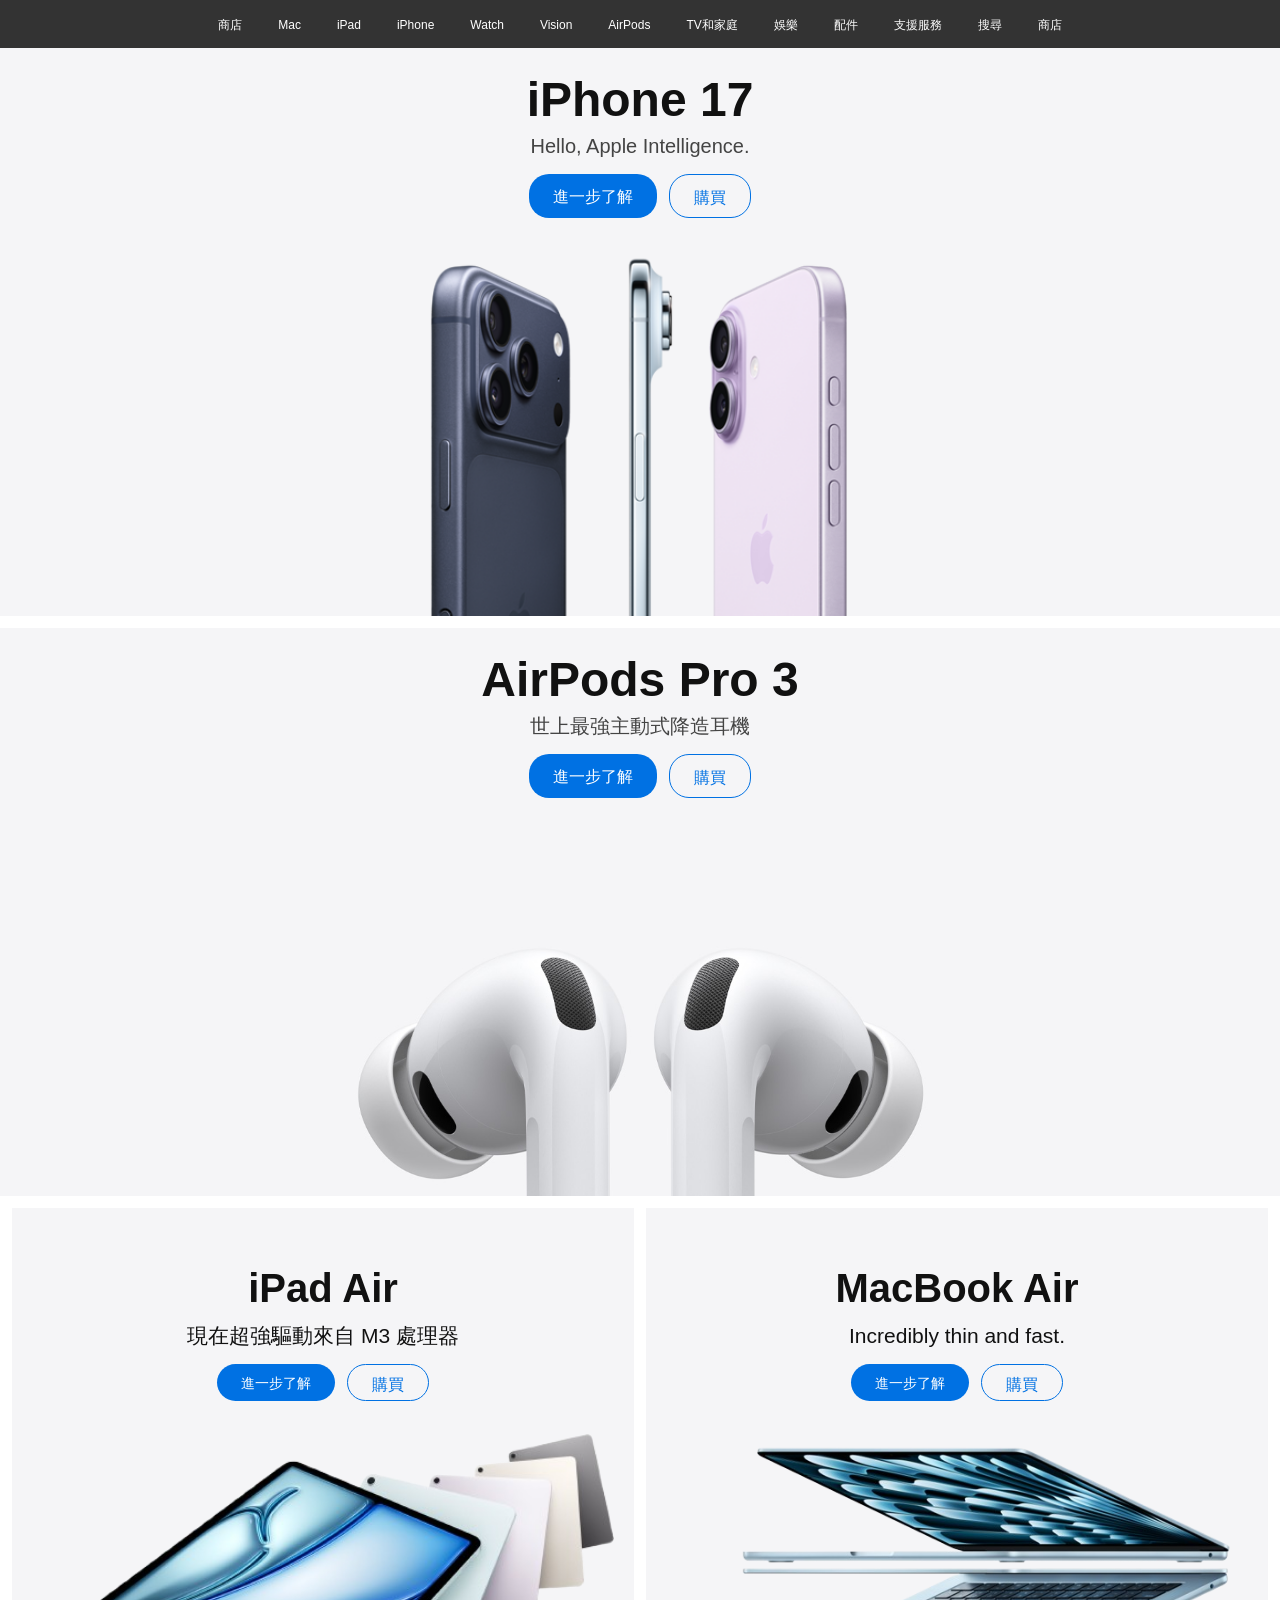
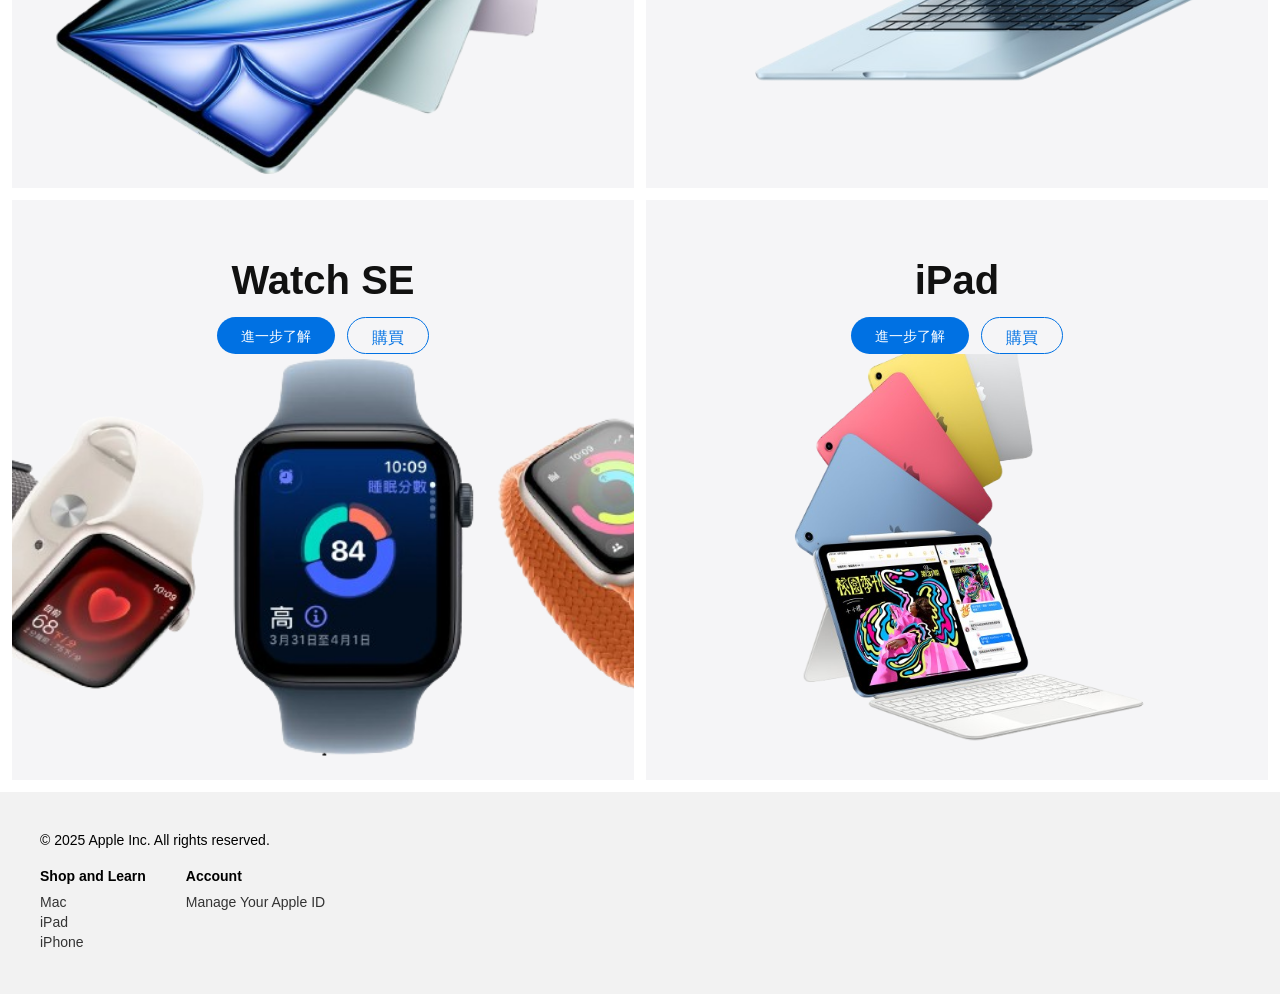
<file: apple(pc)/index.html>
<!DOCTYPE html>
<html lang="en">
  <head>
    <meta charset="UTF-8" />
    <meta name="viewport" content="width=device-width, initial-scale=1.0" />
    <title>Apple</title>
    <link rel="stylesheet" href="./css/normalize.css" />
    <link rel="stylesheet" href="./css/style.css" />
  </head>
  <body>
    <div class="wrapper">
      <header class="heder">
        <div class="navbar">
          <!-- <div class="container"> -->
          <ul class="nav">
            <li class="nav-item logo">
              <!-- <a href="#!" class="nav-link">Apple</a> -->
            </li>
            <li class="nav-item"><a href="#!" class="nav-link">商店</a></li>
            <li class="nav-item"><a href="#!" class="nav-link">Mac</a></li>
            <li class="nav-item"><a href="#!" class="nav-link">iPad</a></li>
            <li class="nav-item"><a href="#!" class="nav-link">iPhone</a></li>
            <li class="nav-item"><a href="#!" class="nav-link">Watch</a></li>
            <li class="nav-item"><a href="#!" class="nav-link">Vision</a></li>
            <li class="nav-item">
              <a href="#!" class="nav-link">AirPods</a>
            </li>
            <li class="nav-item">
              <a href="#!" class="nav-link">TV和家庭</a>
            </li>
            <li class="nav-item"><a href="#!" class="nav-link">娛樂</a></li>
            <li class="nav-item"><a href="#!" class="nav-link">配件</a></li>
            <li class="nav-item">
              <a href="#!" class="nav-link">支援服務</a>
            </li>
            <li class="nav-item"><a href="#!" class="nav-link">搜尋</a></li>
            <li class="nav-item"><a href="#!" class="nav-link">商店</a></li>
          </ul>
          <!-- </div> -->
          <!-- 漢堡按鈕（小螢幕顯示） -->
          <button
            class="hamburger"
            id="hamburger"
            aria-label="Open menu"
            aria-expanded="false"
          >
            <span class="bar"></span>
            <span class="bar"></span>
            <span class="bar"></span>
          </button>
        </div>
      </header>
      <!-- 行動選單容器（會由 JS clone .nav 裡的內容） -->
      <div class="mobile-menu" id="mobileMenu" aria-hidden="true"></div>
      <section class="hero hero-iphone">
        <div class="hero-image">
          <div class="content">
            <h1>iPhone 17</h1>
            <h2>Hello, Apple Intelligence.</h2>
            <div class="cta">
              <a class="btn-a" href="#">進一步了解</a>
              <a class="btn-b" href="#">購買</a>
            </div>
          </div>
          <div
            class="content-image responsive-bg"
            style="background-image: url(./image/iphone.png)"
          ></div>
          <!-- <div class="placeholder">100% × 580px</div> -->
        </div>
      </section>

      <section class="hero hero-airpods">
        <div class="hero-image">
          <div class="content">
            <h1>AirPods Pro 3</h1>
            <h2>世上最強主動式降造耳機</h2>
            <div class="cta">
              <a class="btn-a" href="#">進一步了解</a>
              <a class="btn-b" href="#">購買</a>
            </div>
          </div>
          <div
            class="content-image responsive-bg"
            style="background-image: url(./image/airpods\ pro\ 3.jpg)"
          ></div>
        </div>
      </section>

      <section class="grid">
        <div class="grid-image">
          <div class="content">
            <div class="grid-item">
              <h3>iPad Air</h3>
              <p>現在超強驅動來自 M3 處理器</p>
            </div>
            <div class="cta">
              <a class="btn-a" href="#">進一步了解</a>
              <a class="btn-b" href="#">購買</a>
            </div>
          </div>
          <div
            class="content-image responsive-bg"
            style="
              background-image: url(./image/ipad_air4.png);
              width: 100%;
              height: 70%;
            "
          ></div>
        </div>

        <div class="grid-image">
          <div class="content">
            <div class="grid-item">
              <h3>MacBook Air</h3>
              <p>Incredibly thin and fast.</p>
            </div>
            <div class="cta">
              <a class="btn-a" href="#">進一步了解</a>
              <a class="btn-b" href="#">購買</a>
            </div>
          </div>
          <div
            class="content-image responsive-bg"
            style="
              background-image: url(./image/mac_book_air.png);
              height: 100%;
            "
          ></div>
        </div>

        <div class="grid-image">
          <div class="content">
            <div class="grid-item">
              <h3>Watch SE</h3>
            </div>
            <div class="cta">
              <a class="btn-a" href="#">進一步了解</a>
              <a class="btn-b" href="#">購買</a>
            </div>
          </div>
          <div
            class="content-image responsive-bg"
            style="background-image: url(./image/watch_se.png); height: 100%"
          ></div>
        </div>
        <div class="grid-image">
          <div class="content">
            <div class="grid-item">
              <h3>iPad</h3>
            </div>
            <div class="cta">
              <a class="btn-a" href="#">進一步了解</a>
              <a class="btn-b" href="#">購買</a>
            </div>
          </div>
          <div
            class="content-image responsive-bg"
            style="background-image: url(./image/ipad.png); height: 100%"
          ></div>
        </div>
      </section>

      <footer class="footer">
        <div class="footer-text">
          <p>© 2025 Apple Inc. All rights reserved.</p>
        </div>
        <div class="footer-links">
          <div class="col">
            <h4>Shop and Learn</h4>
            <a href="#">Mac</a>
            <a href="#">iPad</a>
            <a href="#">iPhone</a>
          </div>
          <div class="col">
            <h4>Account</h4>
            <a href="#">Manage Your Apple ID</a>
          </div>
        </div>
      </footer>
    </div>
    <script>
      // clone desktop nav into mobile menu and handle toggle
      (function () {
        var nav = document.querySelector(".nav");
        var mobileMenu = document.getElementById("mobileMenu");
        var hamburger = document.getElementById("hamburger");

        if (!nav || !mobileMenu || !hamburger) return;

        // create a mobile list copying the desktop nav items
        var ul = document.createElement("ul");
        ul.className = "nav-mobile";
        ul.innerHTML = nav.innerHTML;
        mobileMenu.appendChild(ul);

        function openMenu() {
          mobileMenu.classList.add("open");
          mobileMenu.setAttribute("aria-hidden", "false");
          hamburger.setAttribute("aria-expanded", "true");
          document.body.style.overflow = "hidden";
        }
        function closeMenu() {
          mobileMenu.classList.remove("open");
          mobileMenu.setAttribute("aria-hidden", "true");
          hamburger.setAttribute("aria-expanded", "false");
          document.body.style.overflow = "";
        }

        hamburger.addEventListener("click", function () {
          if (mobileMenu.classList.contains("open")) closeMenu();
          else openMenu();
        });

        // close when a link inside mobile menu is clicked
        mobileMenu.addEventListener("click", function (e) {
          if (e.target.tagName.toLowerCase() === "a") closeMenu();
        });

        // close on escape
        document.addEventListener("keydown", function (e) {
          if (e.key === "Escape" && mobileMenu.classList.contains("open"))
            closeMenu();
        });
      })();
    </script>
  </body>
</html>
</file>
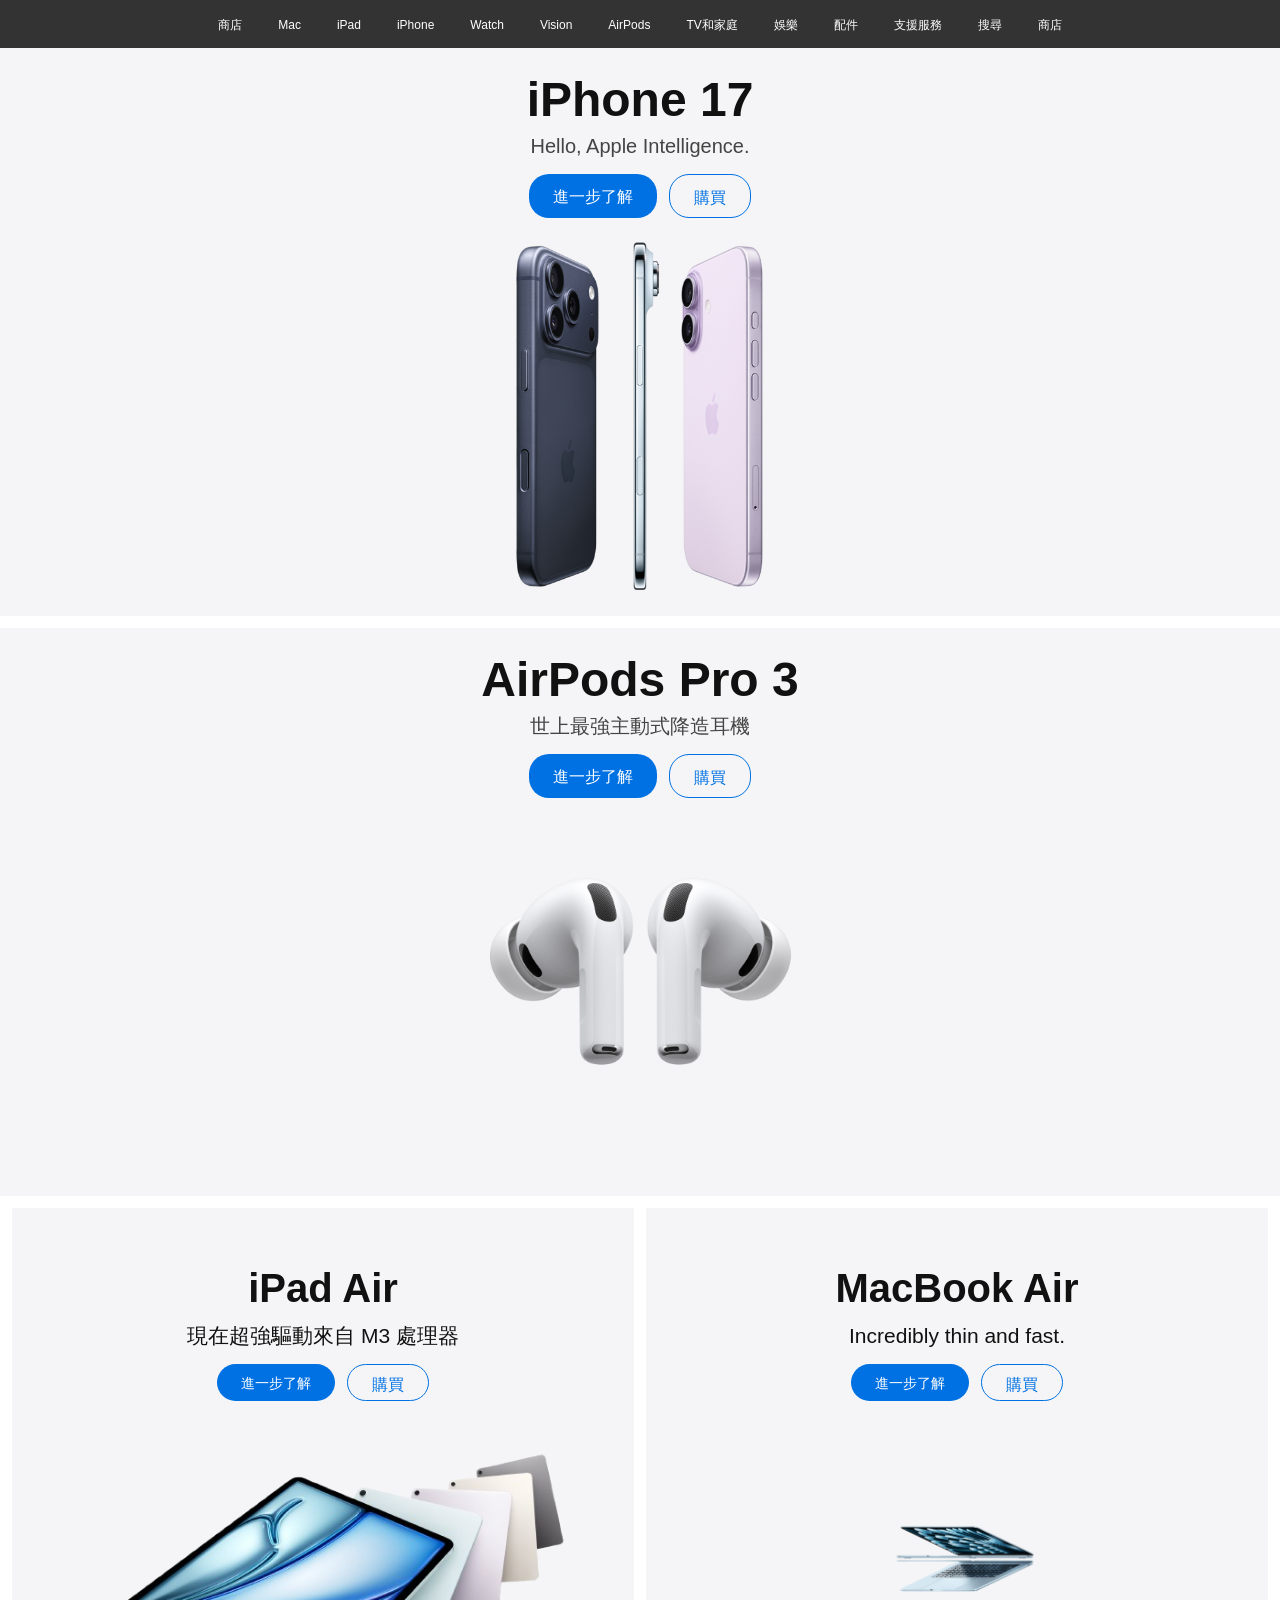
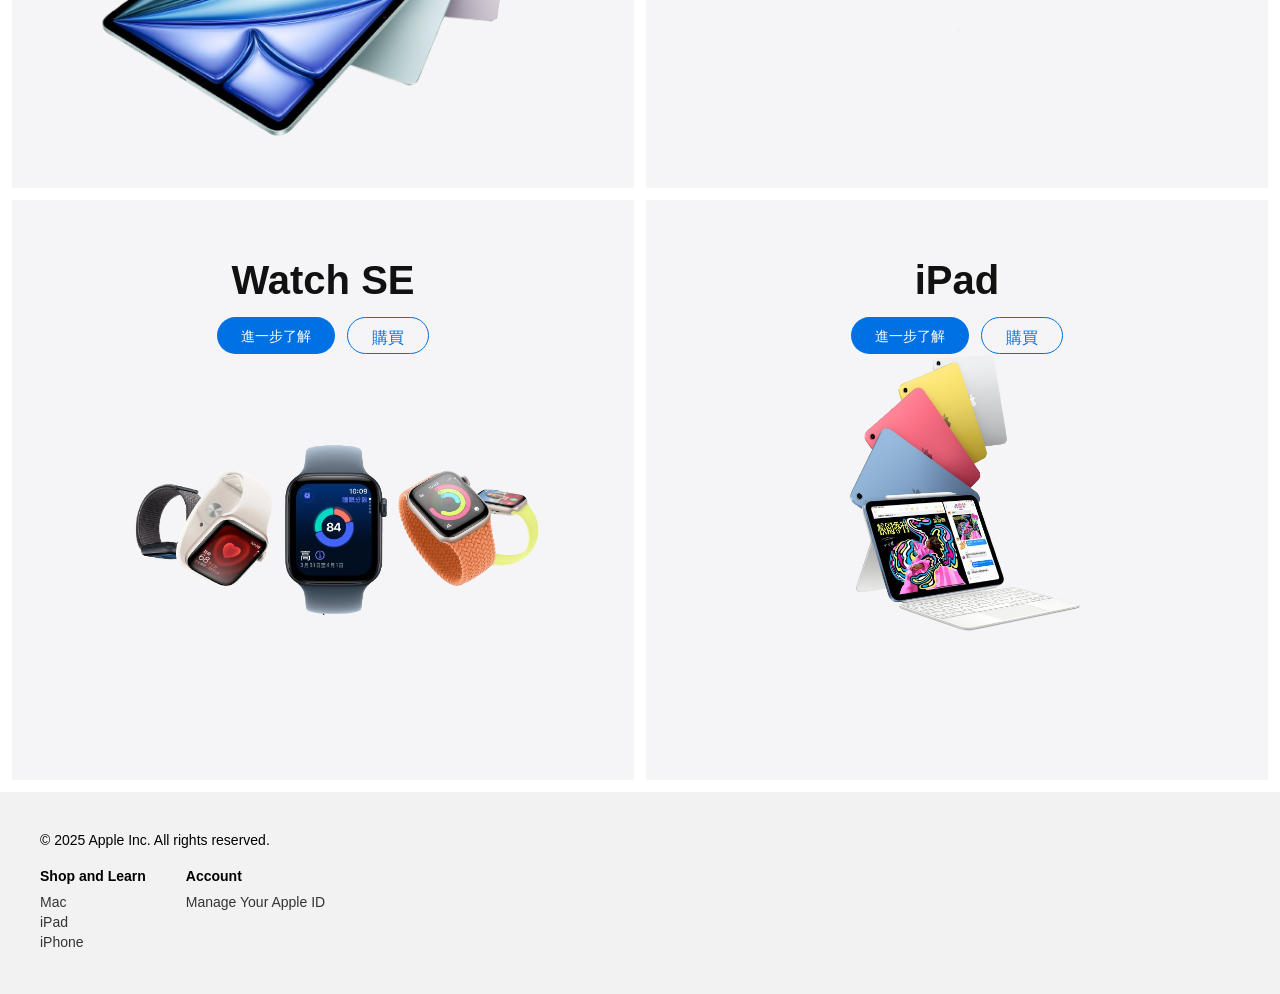
<file: src/index.html>
<!DOCTYPE html>
<html lang="en">
  <head>
    <meta charset="UTF-8" />
    <meta name="viewport" content="width=device-width, initial-scale=1.0" />
    <title>Apple</title>
    <link rel="stylesheet" href="./css/normalize.css" />
    <link rel="stylesheet" href="./css/style.css" />
  </head>
  <body>
    <div class="wrapper">
      <header class="heder">
        <div class="navbar">
          <!-- <div class="container"> -->
          <ul class="nav">
            <li class="nav-item logo">
              <!-- <a href="#!" class="nav-link">Apple</a> -->
            </li>
            <li class="nav-item"><a href="#!" class="nav-link">商店</a></li>
            <li class="nav-item"><a href="#!" class="nav-link">Mac</a></li>
            <li class="nav-item"><a href="#!" class="nav-link">iPad</a></li>
            <li class="nav-item"><a href="#!" class="nav-link">iPhone</a></li>
            <li class="nav-item"><a href="#!" class="nav-link">Watch</a></li>
            <li class="nav-item"><a href="#!" class="nav-link">Vision</a></li>
            <li class="nav-item">
              <a href="#!" class="nav-link">AirPods</a>
            </li>
            <li class="nav-item">
              <a href="#!" class="nav-link">TV和家庭</a>
            </li>
            <li class="nav-item"><a href="#!" class="nav-link">娛樂</a></li>
            <li class="nav-item"><a href="#!" class="nav-link">配件</a></li>
            <li class="nav-item">
              <a href="#!" class="nav-link">支援服務</a>
            </li>
            <li class="nav-item"><a href="#!" class="nav-link">搜尋</a></li>
            <li class="nav-item"><a href="#!" class="nav-link">商店</a></li>
          </ul>
          <!-- </div> -->
          <!-- 漢堡按鈕（小螢幕顯示） -->
          <button
            class="hamburger"
            id="hamburger"
            aria-label="Open menu"
            aria-expanded="false"
          >
            <span class="bar"></span>
            <span class="bar"></span>
            <span class="bar"></span>
          </button>
        </div>
      </header>
      <!-- 行動選單容器（會由 JS clone .nav 裡的內容） -->
      <div class="mobile-menu" id="mobileMenu" aria-hidden="true"></div>
      <section class="hero hero-iphone">
        <div class="hero-image">
          <div class="content">
            <h1>iPhone 17</h1>
            <h2>Hello, Apple Intelligence.</h2>
            <div class="cta">
              <a class="btn-a" href="#">進一步了解</a>
              <a class="btn-b" href="#">購買</a>
            </div>
          </div>
          <div
            class="content-image responsive-bg"
            style="background-image: url(../asset/image/iphone.png)"
          ></div>
          <!-- <div class="placeholder">100% × 580px</div> -->
        </div>
      </section>

      <section class="hero hero-airpods">
        <div class="hero-image">
          <div class="content">
            <h1>AirPods Pro 3</h1>
            <h2>世上最強主動式降造耳機</h2>
            <div class="cta">
              <a class="btn-a" href="#">進一步了解</a>
              <a class="btn-b" href="#">購買</a>
            </div>
          </div>
          <div
            class="content-image responsive-bg"
            style='background-image: url("../asset/image/airpods pro 3.jpg")'
          ></div>
        </div>
      </section>

      <section class="grid">
        <div class="grid-image">
          <div class="content">
            <div class="grid-item">
              <h3>iPad Air</h3>
              <p>現在超強驅動來自 M3 處理器</p>
            </div>
            <div class="cta">
              <a class="btn-a" href="#">進一步了解</a>
              <a class="btn-b" href="#">購買</a>
            </div>
          </div>
          <div
            class="content-image responsive-bg"
            style="background-image: url(../asset/image/ipad_air4.png)"
          ></div>
        </div>

        <div class="grid-image">
          <div class="content">
            <div class="grid-item">
              <h3>MacBook Air</h3>
              <p>Incredibly thin and fast.</p>
            </div>
            <div class="cta">
              <a class="btn-a" href="#">進一步了解</a>
              <a class="btn-b" href="#">購買</a>
            </div>
          </div>
          <div
            class="content-image responsive-bg"
            style="background-image: url(../asset/image/mac_book_air.png)"
          ></div>
        </div>

        <div class="grid-image">
          <div class="content">
            <div class="grid-item">
              <h3>Watch SE</h3>
            </div>
            <div class="cta">
              <a class="btn-a" href="#">進一步了解</a>
              <a class="btn-b" href="#">購買</a>
            </div>
          </div>
          <div
            class="content-image responsive-bg"
            style="background-image: url(../asset/image/watch_se.png)"
          ></div>
        </div>
        <div class="grid-image">
          <div class="content">
            <div class="grid-item">
              <h3>iPad</h3>
            </div>
            <div class="cta">
              <a class="btn-a" href="#">進一步了解</a>
              <a class="btn-b" href="#">購買</a>
            </div>
          </div>
          <div
            class="content-image responsive-bg"
            style="background-image: url(../asset/image/ipad.png)"
          ></div>
        </div>
      </section>

      <footer class="footer">
        <div class="footer-text">
          <p>© 2025 Apple Inc. All rights reserved.</p>
        </div>
        <div class="footer-links">
          <div class="col">
            <h4>Shop and Learn</h4>
            <a href="#">Mac</a>
            <a href="#">iPad</a>
            <a href="#">iPhone</a>
          </div>
          <div class="col">
            <h4>Account</h4>
            <a href="#">Manage Your Apple ID</a>
          </div>
        </div>
      </footer>
    </div>
    <script>
      // clone desktop nav into mobile menu and handle toggle
      (function () {
        var nav = document.querySelector(".nav");
        var mobileMenu = document.getElementById("mobileMenu");
        var hamburger = document.getElementById("hamburger");

        if (!nav || !mobileMenu || !hamburger) return;

        // create a mobile list copying the desktop nav items
        var ul = document.createElement("ul");
        ul.className = "nav-mobile";
        ul.innerHTML = nav.innerHTML;
        mobileMenu.appendChild(ul);

        function openMenu() {
          mobileMenu.classList.add("open");
          mobileMenu.setAttribute("aria-hidden", "false");
          hamburger.setAttribute("aria-expanded", "true");
          document.body.style.overflow = "hidden";
        }
        function closeMenu() {
          mobileMenu.classList.remove("open");
          mobileMenu.setAttribute("aria-hidden", "true");
          hamburger.setAttribute("aria-expanded", "false");
          document.body.style.overflow = "";
        }

        hamburger.addEventListener("click", function () {
          if (mobileMenu.classList.contains("open")) closeMenu();
          else openMenu();
        });

        // close when a link inside mobile menu is clicked
        mobileMenu.addEventListener("click", function (e) {
          if (e.target.tagName.toLowerCase() === "a") closeMenu();
        });

        // close on escape
        document.addEventListener("keydown", function (e) {
          if (e.key === "Escape" && mobileMenu.classList.contains("open"))
            closeMenu();
        });
      })();
    </script>
  </body>
</html>
</file>
<file: apple(pc)/css/style.css>
@charset "UTF-8";
/*
*page name: style.css
*copeyright: Copyright (C) 2025  ning
*author: ning
*licensed: MIT
*/
/*----------------------*\
content
\*----------------------*/
/**
*content-------you are reading it
*global-------set common styles
*layout-------set grid styles
*component---set component styles
*/

/*----------------------*\
global
\*----------------------*/
* {
  box-sizing: border-box;
  position: relative;
}
html,
body {
  font-family: "微軟正黑體", arial;
}
h1,
h2,
h3,
h4,
h5,
h6,
p,
ul,
li {
  margin: 0;
  padding: 0;
}
ul,
li {
  list-style: none;
}
a {
  text-decoration: none;
  color: #333;
}
/*----------------------*\
layout
\*----------------------*/
.container {
  width: 1200px;
  margin: 0 auto;
  padding-left: 16px;
  padding-right: 16px;
  border: 1px solid #333;
}
.row {
  border: 1px solid blue;
  margin: 0 -16px;
  display: flex;
  justify-content: center;
}

.col-1-2,
.col-1-3,
.col-1-4 {
  border: 1px solid red;
  float: left;
  /* height: 300px; */
  padding-left: 16px;
  padding-right: 16px;
}
.col-1-2 {
  width: 50%;
}
.col-1-3 {
  width: 33.333333%;
}
.col-1-4 {
  width: 25%;
}

.wrapper {
  padding-top: 48px;
}

/* NAVBAR */
.navbar {
  width: 100%;
  height: 48px;
  background: rgba(0, 0, 0, 0.8);
  color: white;
  display: flex;
  align-items: center;
  justify-content: space-between;
  padding: 0 40px;
  position: fixed;
  top: 0;

  z-index: 1000;
}

.nav {
  color: white;
  align-items: center;
  justify-content: center; /* 將選項置中（桌面） */
  gap: 12px;
  width: 100%;
  display: flex;
  position: relative; /* 讓 logo 可以絕對定位到左側 */
}

.nav .logo {
  position: absolute;
  left: 40px; /* 與 .navbar padding 保持一致 */
  top: 50%;
  transform: translateY(-50%);
}

/* 漢堡按鈕 */
.hamburger {
  display: none; /* 只在小螢幕顯示 */
  background: transparent;
  border: none;
  color: white;
  cursor: pointer;
  width: 40px;
  height: 40px;
  align-items: center;
  justify-content: center;
}
.hamburger .bar {
  display: block;
  width: 22px;
  height: 2px;
  background: #fff;
  margin: 3px 0;
}

/* 行動選單（漢堡打開時顯示） */
.mobile-menu {
  display: none;
  position: fixed;
  top: 48px; /* 在 navbar 下面 */
  left: 0;
  right: 0;
  bottom: 0;
  background: rgba(0, 0, 0, 0.95);
  color: #fff;
  z-index: 2000;
  padding: 24px;
  overflow-y: auto;
  -webkit-overflow-scrolling: touch;
  flex-direction: column;
  align-items: center;
  gap: 12px;
}
.mobile-menu.open {
  display: flex;
}
.mobile-menu .nav-mobile {
  list-style: none;
  padding: 0;
  margin: 0;
  width: 100%;
  max-width: 420px;
}
.mobile-menu .nav-mobile li {
  border-bottom: 1px solid rgba(255, 255, 255, 0.06);
}
.mobile-menu .nav-mobile a {
  display: block;
  padding: 14px 8px;
  color: #fff;
  text-decoration: none;
  font-size: 18px;
}

.nav-link {
  margin: 0 12px;
  color: white;
  text-decoration: none;
  font-size: 12px;
}

/* HERO */
.hero-image {
  width: 100%;
  height: 580px;
  background: #f5f5f7;
  color: #333;

  border-bottom: 12px solid #fff;
  position: relative; /* 建立定位上下文：讓絕對定位的子元素（例如 .placeholder、.content-image）以此為參考定位 */
  overflow: hidden; /* 隱藏超出容器的內容（常用於裁剪背景或避免子元素溢出） */
  display: flex; /* 啟用 Flexbox，子元素成為彈性項目，方便置中與排列 */
  flex-direction: column; /* 主軸為垂直（從上到下排列子元素） */
  align-items: center; /* 交叉軸（水平）置中子元素 */
  justify-content: flex-start; /* 主軸（垂直）靠上對齊；若改為 center，子元素會垂直置中 */
}

.content-image {
  z-index: 1;

  position: relative;
  width: 100%;
  height: 100%; /* 可改成所需高度，或使用 auto */
  background-size: cover;
  background-position: top;
}

/* 置中覆蓋內容（在 hero-image 上） */
.hero-image .content {
  position: relative;
  padding-top: 24px;
  margin: 0 auto;
  text-align: center;
  z-index: 2;
  color: #111;
}

.hero-image .content h1 {
  font-size: 48px;
  font-weight: 700;
  margin-bottom: 8px;
}

.hero-image .content h2 {
  font-size: 20px;
  margin-bottom: 16px;
  font-weight: 400;
  color: #444;
}

/* 按鈕在 hero-image 上的樣式（可與原本 .cta .btn 共用或覆寫） */
.hero-image .cta {
  height: 44px;
  display: flex;
  gap: 12px;
  justify-content: center;
}
.hero-image .cta .btn-a {
  padding: 14px 24px;
  border-radius: 20px;
  background: #0071e3;
  color: #fff;
  text-decoration: none;
  font-size: 16px;
  display: inline-block;
}
.hero-image .cta .btn-b {
  padding: 14px 24px;
  border-radius: 20px;
  border: 1px solid #0071e3;
  color: #0071e3;
  text-decoration: none;
  font-size: 16px;
  display: inline-block;
}

/* 背景提示文字，透明度低，位於內容層下方 */
.hero-image .placeholder {
  position: absolute;
  inset: 0;
  display: flex;
  align-items: center;
  justify-content: center;
  color: rgba(0, 0, 0, 0.12);
  font-size: 36px;
  font-weight: 600;
  z-index: 1;
  pointer-events: none;
}

/* GRID */
.grid {
  display: grid;
  grid-template-columns: repeat(2, 1fr);
  gap: 12px;
  padding-left: 12px;
  padding-right: 12px;
  padding-bottom: 12px;
}

.grid-image {
  height: 580px;
  background: #f5f5f7;
  color: #333;

  position: relative;
  overflow: hidden;
}

.grid-image .content {
  position: relative;
  padding-top: 57px;
  left: 50%;
  transform: translateX(-50%); /* 只水平置中 */
  text-align: center;
  z-index: 2;
  color: #111;
}

.grid-image .content-image {
  position: relative;
  inset: 0; /* top:0; right:0; bottom:0; left:0; */
  z-index: 1; /* 放在 .content 背後 */
  background-size: cover;
  background-position: center;
}

/* 手機/小平板：在 800px 以下調整背景與 grid 為單欄 */
@media (max-width: 800px) {
  .responsive-bg {
    /* 手機/平板等小螢幕回到 cover 並置中，確保重要內容可見 */
    background-size: cover;
    background-position: center;
  }

  .grid {
    grid-template-columns: 1fr;
    gap: 12px;
    padding-left: 8px;
    padding-right: 8px;
  }

  .grid-image {
    height: 580px; /* 在小螢幕仍維持 580px 高度，避免圖片跑掉 */
  }

  .grid-image .content {
    left: 0;
    transform: none;
    padding-top: 24px;
  }
}

/* 漢堡按鈕在 960px 以下顯示；桌面/全螢幕 ( >960px ) 不會顯示漢堡 */
@media (max-width: 960px) {
  .nav {
    display: none;
  }
  .hamburger {
    display: flex;
  }
}

.grid-item h3 {
  font-size: 40px;
}
.grid-item p {
  padding-top: 11px;
  line-height: 1.33334;
  font-size: 21px;
}

.grid-image .cta {
  margin-top: 14px;
  height: 37px;
  display: flex;
  gap: 12px;
  justify-content: center;
}
.grid-image .cta .btn-a {
  padding: 11px 24px;
  border-radius: 20px;
  background: #0071e3;
  color: #fff;
  text-decoration: none;
  font-size: 14px;
  display: inline-block;
}
.grid-image .cta .btn-b {
  padding: 11px 24px;
  border-radius: 20px;
  border: 1px solid #0071e3;
  color: #0071e3;
  text-decoration: none;
  font-size: 16px;
  display: inline-block;
}

/* FOOTER */
.footer {
  background: #f2f2f2;
  padding: 40px;

  font-size: 14px;
}

.footer-links {
  margin-top: 20px;
  display: flex;
  gap: 40px;
}

.footer-links .col h4 {
  margin-bottom: 10px;
  font-weight: 600;
}

.footer-links a {
  display: block;
  margin: 4px 0;
  text-decoration: none;
  color: #333;
}
</file>
<file: src/css/style.css>
@charset "UTF-8";
/*
*page name: style.css
*copeyright: Copyright (C) 2025  ning
*author: ning
*licensed: MIT
*/
/*----------------------*\
content
\*----------------------*/
/**
*content-------you are reading it
*global-------set common styles
*layout-------set grid styles
*component---set component styles
*/

/*----------------------*\
global
\*----------------------*/
* {
  box-sizing: border-box;
  position: relative;
}
html,
body {
  font-family: "微軟正黑體", arial;
}
h1,
h2,
h3,
h4,
h5,
h6,
p,
ul,
li {
  margin: 0;
  padding: 0;
}
ul,
li {
  list-style: none;
}
a {
  text-decoration: none;
  color: #333;
}
/*----------------------*\
layout
\*----------------------*/
.container {
  width: 1200px;
  margin: 0 auto;
  padding-left: 16px;
  padding-right: 16px;
  border: 1px solid #333;
}
.row {
  border: 1px solid blue;
  margin: 0 -16px;
  display: flex;
  justify-content: center;
}

.col-1-2,
.col-1-3,
.col-1-4 {
  border: 1px solid red;
  float: left;
  /* height: 300px; */
  padding-left: 16px;
  padding-right: 16px;
}
.col-1-2 {
  width: 50%;
}
.col-1-3 {
  width: 33.333333%;
}
.col-1-4 {
  width: 25%;
}

.wrapper {
  padding-top: 48px;
}

/* NAVBAR */
.navbar {
  width: 100%;
  height: 48px;
  background: rgba(0, 0, 0, 0.8);
  color: white;
  display: flex;
  align-items: center;
  justify-content: space-between;
  padding: 0 40px;
  position: fixed;
  top: 0;

  z-index: 1000;
}

.nav {
  color: white;
  align-items: center;
  justify-content: center; /* 將選項置中（桌面） */
  gap: 12px;
  width: 100%;
  display: flex;
  position: relative; /* 讓 logo 可以絕對定位到左側 */
}

.nav .logo {
  position: absolute;
  left: 40px; /* 與 .navbar padding 保持一致 */
  top: 50%;
  transform: translateY(-50%);
}

/* 漢堡按鈕 */
.hamburger {
  display: none; /* 只在小螢幕顯示 */
  background: transparent;
  border: none;
  color: white;
  cursor: pointer;
  width: 40px;
  height: 40px;
  align-items: center;
  justify-content: center;
}
.hamburger .bar {
  display: block;
  width: 22px;
  height: 2px;
  background: #fff;
  margin: 3px 0;
}

/* 行動選單（漢堡打開時顯示） */
.mobile-menu {
  display: none;
  position: fixed;
  top: 48px; /* 在 navbar 下面 */
  left: 0;
  right: 0;
  bottom: 0;
  background: rgba(0, 0, 0, 0.95);
  color: #fff;
  z-index: 2000;
  padding: 24px;
  overflow-y: auto;
  -webkit-overflow-scrolling: touch;
  flex-direction: column;
  align-items: center;
  gap: 12px;
}
.mobile-menu.open {
  display: flex;
}
.mobile-menu .nav-mobile {
  list-style: none;
  padding: 0;
  margin: 0;
  width: 100%;
  max-width: 420px;
}
.mobile-menu .nav-mobile li {
  border-bottom: 1px solid rgba(255, 255, 255, 0.06);
}
.mobile-menu .nav-mobile a {
  display: block;
  padding: 14px 8px;
  color: #fff;
  text-decoration: none;
  font-size: 18px;
}

.nav-link {
  margin: 0 12px;
  color: white;
  text-decoration: none;
  font-size: 12px;
}

/* HERO */
.hero-image {
  width: 100%;
  height: 580px;
  background: #f5f5f7;
  color: #333;

  border-bottom: 12px solid #fff;
  position: relative; /* 建立定位上下文：讓絕對定位的子元素（例如 .placeholder、.content-image）以此為參考定位 */
  overflow: hidden; /* 隱藏超出容器的內容（常用於裁剪背景或避免子元素溢出） */
  display: flex; /* 啟用 Flexbox，子元素成為彈性項目，方便置中與排列 */
  flex-direction: column; /* 主軸為垂直（從上到下排列子元素） */
  align-items: center; /* 交叉軸（水平）置中子元素 */
  justify-content: flex-start; /* 主軸（垂直）靠上對齊；若改為 center，子元素會垂直置中 */
}

.content-image {
  z-index: 1;

  position: relative;
  width: 100%;
  flex: 1;
  min-height: 0;
  background-size: contain;
  background-position: center center;
  background-repeat: no-repeat;
}

/* 置中覆蓋內容（在 hero-image 上） */
.hero-image .content {
  position: relative;
  padding-top: 24px;
  margin: 0 auto;
  text-align: center;
  z-index: 2;
  color: #111;
}

.hero-image .content h1 {
  font-size: 48px;
  font-weight: 700;
  margin-bottom: 8px;
}

.hero-image .content h2 {
  font-size: 20px;
  margin-bottom: 16px;
  font-weight: 400;
  color: #444;
}

/* 按鈕在 hero-image 上的樣式（可與原本 .cta .btn 共用或覆寫） */
.hero-image .cta {
  height: 44px;
  display: flex;
  gap: 12px;
  justify-content: center;
}
.hero-image .cta .btn-a {
  padding: 14px 24px;
  border-radius: 20px;
  background: #0071e3;
  color: #fff;
  text-decoration: none;
  font-size: 16px;
  display: inline-block;
}
.hero-image .cta .btn-b {
  padding: 14px 24px;
  border-radius: 20px;
  border: 1px solid #0071e3;
  color: #0071e3;
  text-decoration: none;
  font-size: 16px;
  display: inline-block;
}

/* 背景提示文字，透明度低，位於內容層下方 */
.hero-image .placeholder {
  position: absolute;
  inset: 0;
  display: flex;
  align-items: center;
  justify-content: center;
  color: rgba(0, 0, 0, 0.12);
  font-size: 36px;
  font-weight: 600;
  z-index: 1;
  pointer-events: none;
}

/* GRID */
.grid {
  display: grid;
  grid-template-columns: repeat(2, 1fr);
  gap: 12px;
  padding-left: 12px;
  padding-right: 12px;
  padding-bottom: 12px;
}

.grid-image {
  height: 580px;
  background: #f5f5f7;
  color: #333;

  position: relative;
  overflow: hidden;
  display: flex;
  flex-direction: column;
}

.grid-image .content {
  position: relative;
  padding-top: 57px;
  left: 50%;
  transform: translateX(-50%); /* 只水平置中 */
  text-align: center;
  z-index: 2;
  color: #111;
}

.grid-image .content-image {
  position: relative;
  flex: 1;
  min-height: 0;
  z-index: 1; /* 放在 .content 背後 */
  background-size: contain;
  background-position: center center;
  background-repeat: no-repeat;
}

/* 手機/小平板：在 800px 以下調整背景與 grid 為單欄 */
@media (max-width: 800px) {
  .responsive-bg {
    /* 各尺寸都完整顯示圖片，避免切圖 */
    background-size: contain;
    background-position: center center;
  }

  .grid {
    grid-template-columns: 1fr;
    gap: 12px;
    padding-left: 8px;
    padding-right: 8px;
  }

  .grid-image {
    height: 580px; /* 在小螢幕仍維持 580px 高度，避免圖片跑掉 */
  }

  .grid-image .content {
    left: 0;
    transform: none;
    padding-top: 24px;
  }
}

/* 漢堡按鈕在 960px 以下顯示；桌面/全螢幕 ( >960px ) 不會顯示漢堡 */
@media (max-width: 960px) {
  .nav {
    display: none;
  }
  .hamburger {
    display: flex;
  }
}

.grid-item h3 {
  font-size: 40px;
}
.grid-item p {
  padding-top: 11px;
  line-height: 1.33334;
  font-size: 21px;
}

.grid-image .cta {
  margin-top: 14px;
  height: 37px;
  display: flex;
  gap: 12px;
  justify-content: center;
}
.grid-image .cta .btn-a {
  padding: 11px 24px;
  border-radius: 20px;
  background: #0071e3;
  color: #fff;
  text-decoration: none;
  font-size: 14px;
  display: inline-block;
}
.grid-image .cta .btn-b {
  padding: 11px 24px;
  border-radius: 20px;
  border: 1px solid #0071e3;
  color: #0071e3;
  text-decoration: none;
  font-size: 16px;
  display: inline-block;
}

/* FOOTER */
.footer {
  background: #f2f2f2;
  padding: 40px;

  font-size: 14px;
}

.footer-links {
  margin-top: 20px;
  display: flex;
  gap: 40px;
}

.footer-links .col h4 {
  margin-bottom: 10px;
  font-weight: 600;
}

.footer-links a {
  display: block;
  margin: 4px 0;
  text-decoration: none;
  color: #333;
}
</file>
